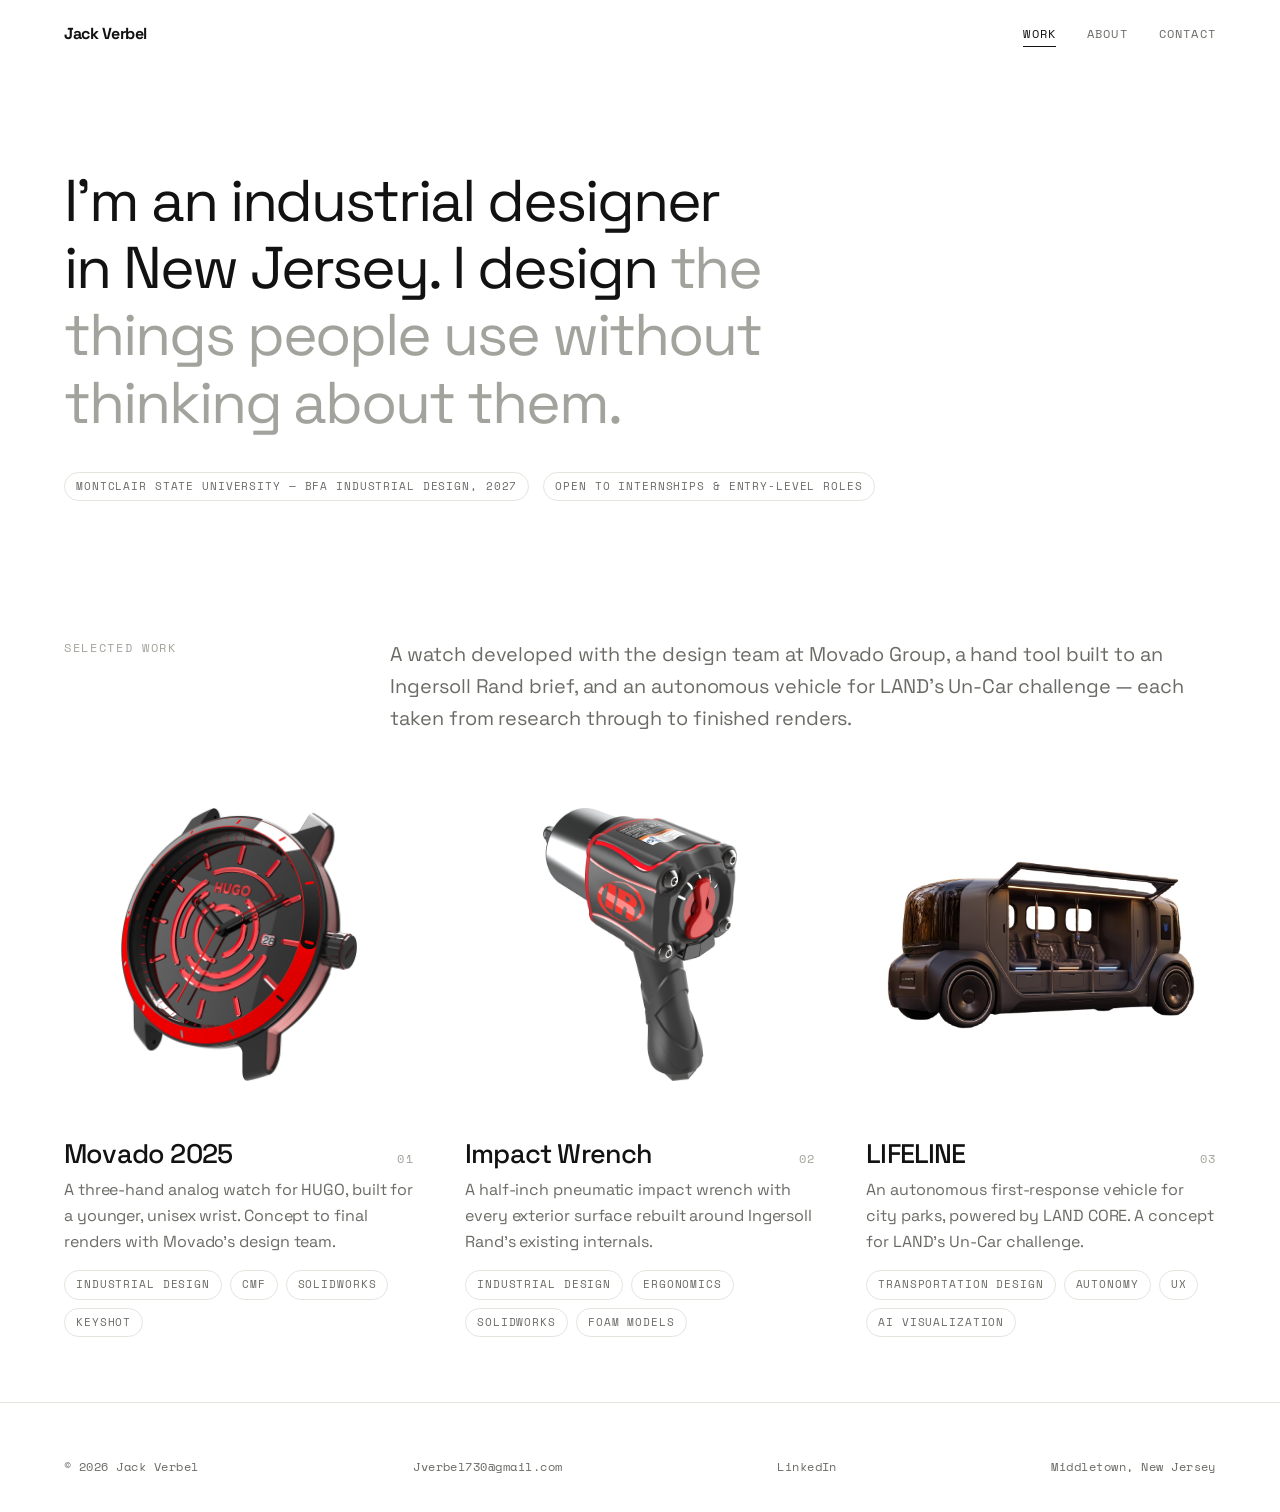
<file: index.html>
<!doctype html>
<html lang="en">
<head>
<meta charset="utf-8">
<meta name="viewport" content="width=device-width, initial-scale=1">
<title>Jack Verbel &mdash; Industrial Designer</title>
<meta name="description" content="Industrial design portfolio: a HUGO watch for Movado Group, a pneumatic impact wrench for Ingersoll Rand, and LIFELINE, an autonomous first-response vehicle concept for LAND.">
<meta name="author" content="Jack Verbel">
<meta property="og:type" content="website">
<meta property="og:title" content="Jack Verbel &mdash; Industrial Designer">
<meta property="og:description" content="Industrial design portfolio: a HUGO watch for Movado Group, a pneumatic impact wrench for Ingersoll Rand, and LIFELINE, an autonomous first-response vehicle concept for LAND.">
<meta property="og:image" content="/assets/lineup.jpg">
<meta name="twitter:card" content="summary_large_image">
<link rel="icon" href="data:image/svg+xml,%3Csvg xmlns='http://www.w3.org/2000/svg' viewBox='0 0 32 32'%3E%3Crect width='32' height='32' fill='%23121212'/%3E%3Ctext x='16' y='22' font-family='Helvetica,Arial,sans-serif' font-size='15' font-weight='bold' fill='%23ffffff' text-anchor='middle'%3EJV%3C/text%3E%3C/svg%3E">
<link rel="preconnect" href="https://fonts.googleapis.com">
<link rel="preconnect" href="https://fonts.gstatic.com" crossorigin>
<link rel="stylesheet" href="https://fonts.googleapis.com/css2?family=Space+Grotesk:wght@300;400;500;700&family=Space+Mono:wght@400;700&display=swap">
<link rel="stylesheet" href="/styles.css">
</head>
<body>
<header class="nav">
  <a class="nav-name" href="/">Jack Verbel</a>
  <nav class="nav-links" aria-label="Primary"><a href="/" aria-current="page">Work</a><a href="/about">About</a><a href="/contact">Contact</a></nav>
</header>
<main>
<section class="intro"><div class="wrap"><h1 class="intro-statement">I&rsquo;m an industrial designer in New Jersey. I design <em>the things people use without thinking about them.</em></h1><div class="intro-meta"><span class="tag">Montclair State University &mdash; BFA Industrial Design, 2027</span><span class="tag">Open to internships &amp; entry-level roles</span></div></div></section>
<section class="beat-tight"><div class="wrap"><div class="beat-head" style="margin-bottom:clamp(28px,4vh,52px);" data-rv><p class="eyebrow">Selected Work</p><p class="lede measure">A watch developed with the design team at Movado Group, a hand tool built to an Ingersoll Rand brief, and an autonomous vehicle for LAND&rsquo;s Un-Car challenge &mdash; each taken from research through to finished renders.</p></div><div class="tiles-3" style="gap:clamp(28px,4vw,64px);"><a class="tile" href="/watch" data-rv><div class="tile-media"><img src="/assets/card_movado.jpg" alt="HUGO watch for Movado Group, black case with red bezel"></div><div class="tile-head"><h2 class="tile-title">Movado&nbsp;2025</h2><span class="num">01</span></div><p class="tile-sub">A three-hand analog watch for HUGO, built for a younger, unisex wrist. Concept to final renders with Movado&rsquo;s design team.</p><div class="tile-tags"><span class="tag">Industrial Design</span><span class="tag">CMF</span><span class="tag">SolidWorks</span><span class="tag">KeyShot</span></div></a><a class="tile" href="/wrench" data-rv><div class="tile-media"><img src="/assets/w_hero.jpg" alt="Ingersoll Rand pneumatic impact wrench, black and red"></div><div class="tile-head"><h2 class="tile-title">Impact&nbsp;Wrench</h2><span class="num">02</span></div><p class="tile-sub">A half-inch pneumatic impact wrench with every exterior surface rebuilt around Ingersoll Rand&rsquo;s existing internals.</p><div class="tile-tags"><span class="tag">Industrial Design</span><span class="tag">Ergonomics</span><span class="tag">SolidWorks</span><span class="tag">Foam Models</span></div></a><a class="tile" href="https://lifeline-land.vercel.app" data-rv><div class="tile-media tile-media-wide"><img src="/assets/card_lifeline.jpg" alt="LIFELINE autonomous first-response vehicle with its glass canopy raised, showing three quilted seats"></div><div class="tile-head"><h2 class="tile-title">LIFELINE</h2><span class="num">03</span></div><p class="tile-sub">An autonomous first-response vehicle for city parks, powered by LAND CORE. A concept for LAND&rsquo;s Un-Car challenge.</p><div class="tile-tags"><span class="tag">Transportation Design</span><span class="tag">Autonomy</span><span class="tag">UX</span><span class="tag">AI Visualization</span></div></a></div></div></section>
</main>
<footer class="foot">
  <span>&copy; 2026 Jack Verbel</span>
  <span><a href="mailto:Jverbel730@gmail.com">Jverbel730@gmail.com</a></span>
  <span><a href="https://www.linkedin.com/in/jack-verbel-5a95a12a8/" target="_blank" rel="noopener">LinkedIn</a></span>
  <span>Middletown, New Jersey</span>
</footer>
<script src="/site.js" defer></script>

</body>
</html>
</file>
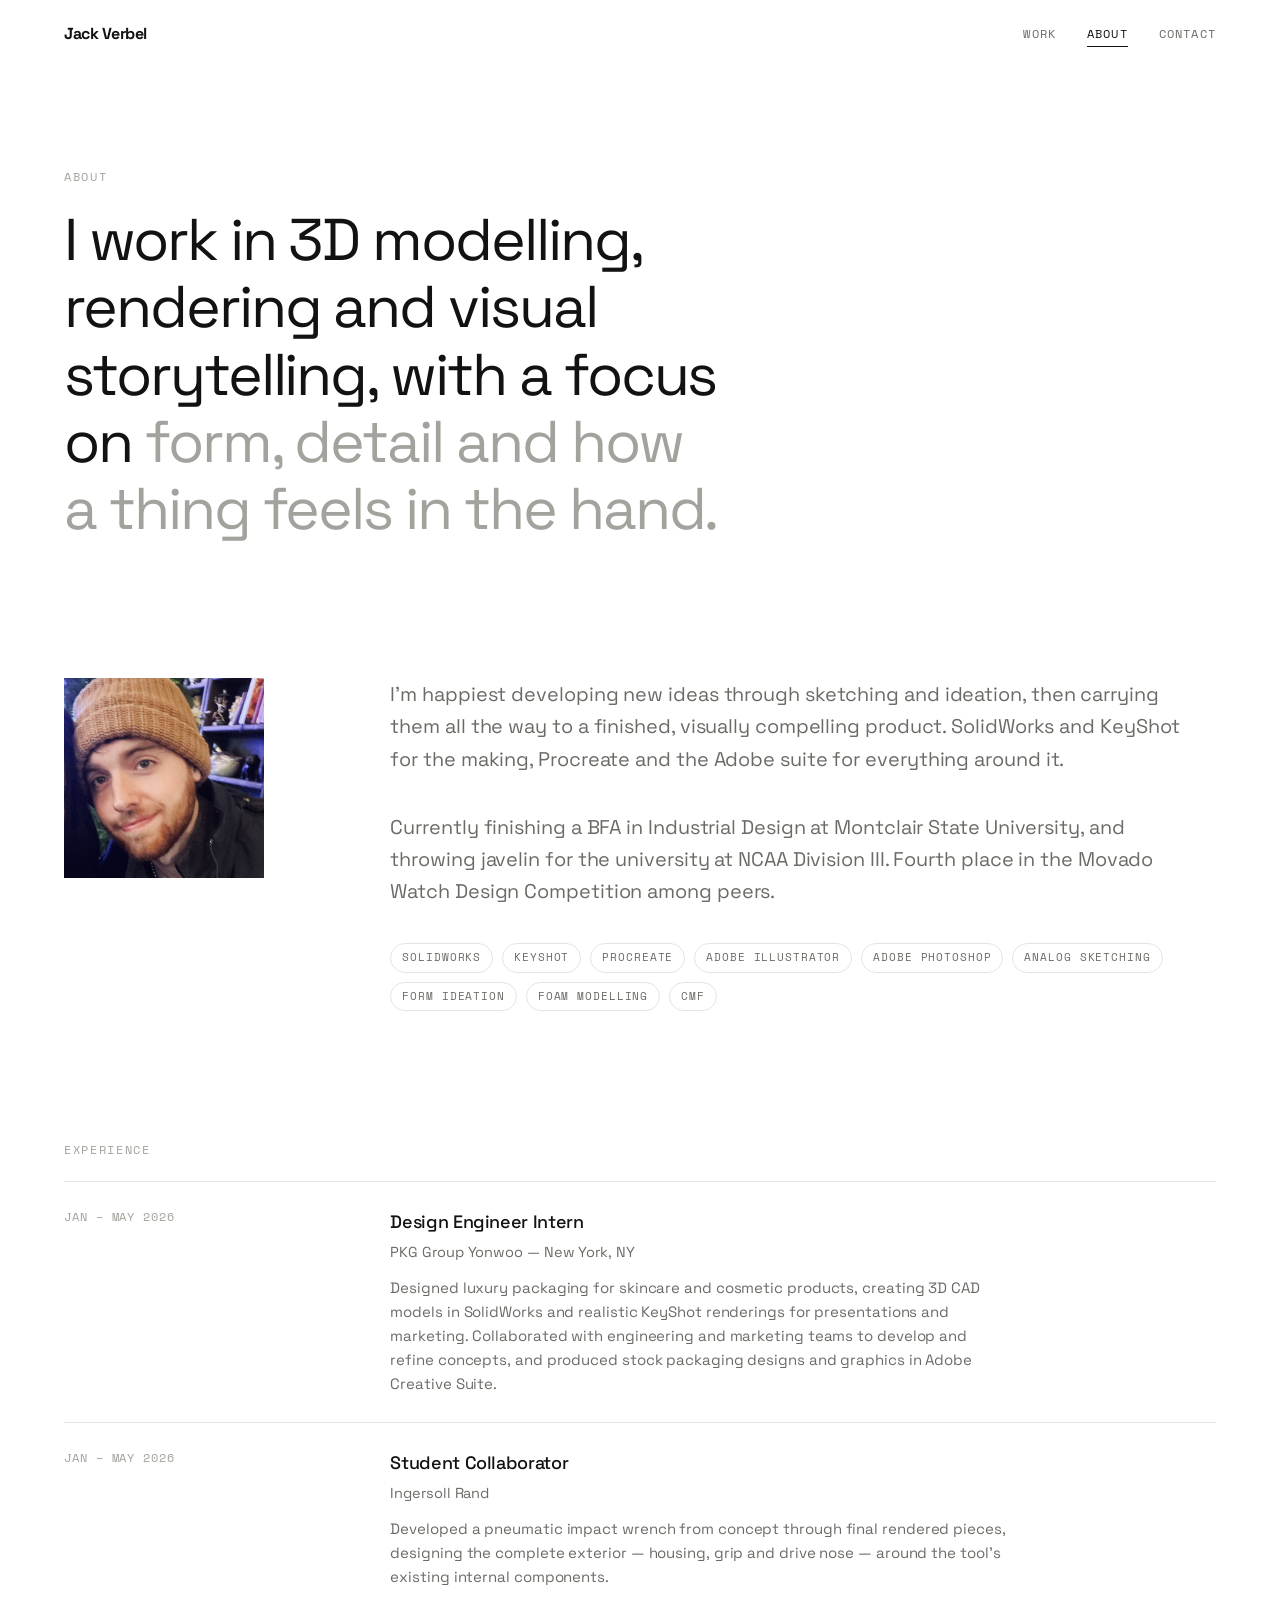
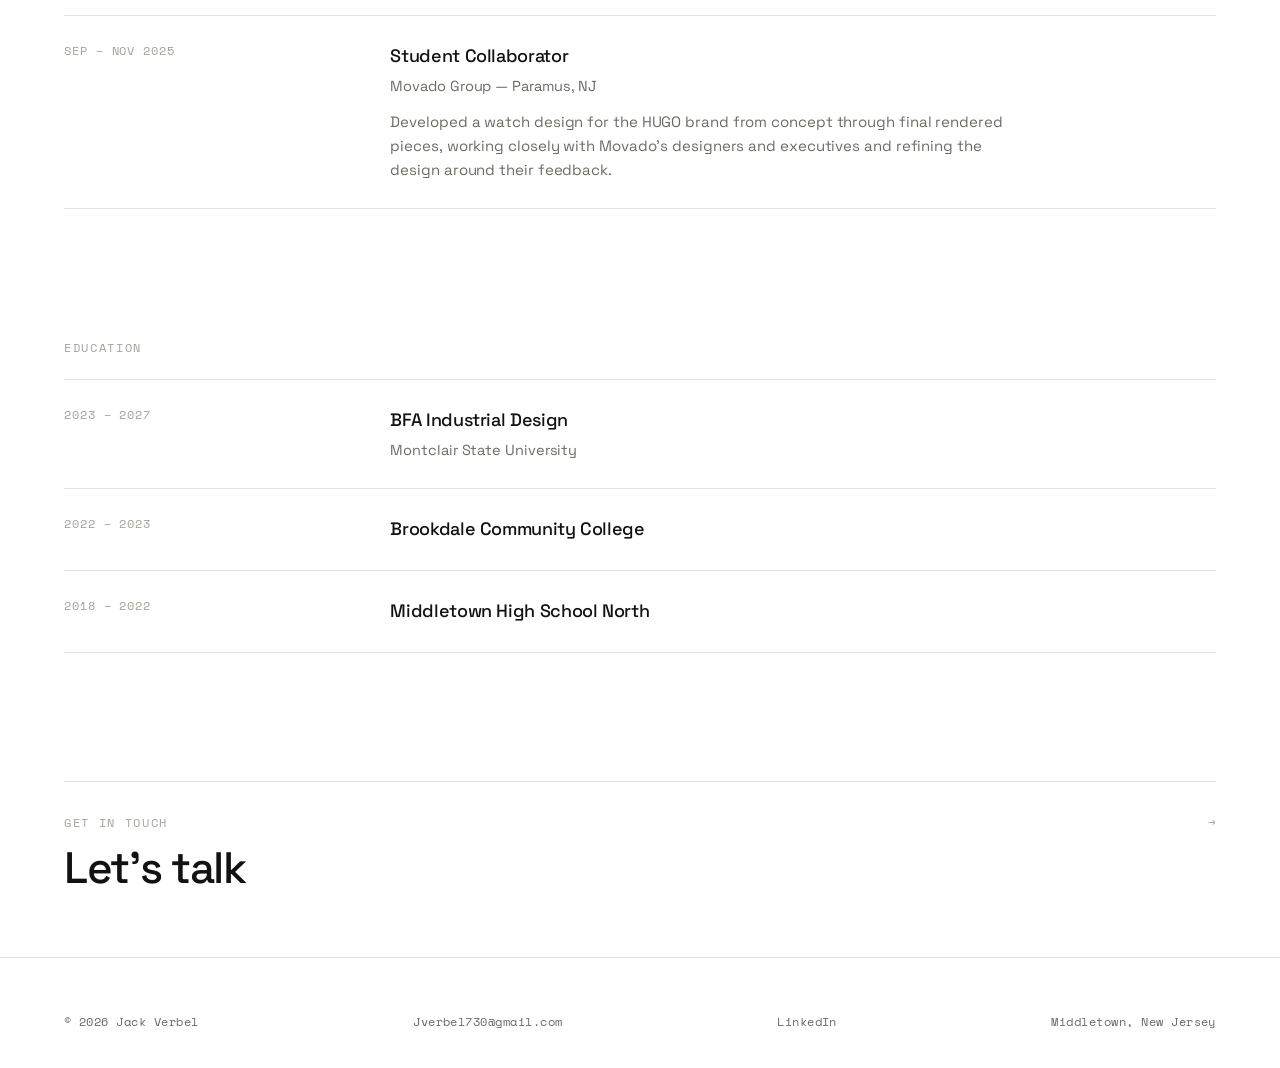
<file: about.html>
<!doctype html>
<html lang="en">
<head>
<meta charset="utf-8">
<meta name="viewport" content="width=device-width, initial-scale=1">
<title>About &mdash; Jack Verbel</title>
<meta name="description" content="Industrial design student at Montclair State University, working in SolidWorks, KeyShot and the Adobe suite.">
<meta name="author" content="Jack Verbel">
<meta property="og:type" content="website">
<meta property="og:title" content="About &mdash; Jack Verbel">
<meta property="og:description" content="Industrial design student at Montclair State University, working in SolidWorks, KeyShot and the Adobe suite.">
<meta property="og:image" content="/assets/jack.jpg">
<meta name="twitter:card" content="summary_large_image">
<link rel="icon" href="data:image/svg+xml,%3Csvg xmlns='http://www.w3.org/2000/svg' viewBox='0 0 32 32'%3E%3Crect width='32' height='32' fill='%23121212'/%3E%3Ctext x='16' y='22' font-family='Helvetica,Arial,sans-serif' font-size='15' font-weight='bold' fill='%23ffffff' text-anchor='middle'%3EJV%3C/text%3E%3C/svg%3E">
<link rel="preconnect" href="https://fonts.googleapis.com">
<link rel="preconnect" href="https://fonts.gstatic.com" crossorigin>
<link rel="stylesheet" href="https://fonts.googleapis.com/css2?family=Space+Grotesk:wght@300;400;500;700&family=Space+Mono:wght@400;700&display=swap">
<link rel="stylesheet" href="/styles.css">
</head>
<body>
<header class="nav">
  <a class="nav-name" href="/">Jack Verbel</a>
  <nav class="nav-links" aria-label="Primary"><a href="/">Work</a><a href="/about" aria-current="page">About</a><a href="/contact">Contact</a></nav>
</header>
<main>
<section class="intro"><div class="wrap"><p class="eyebrow">About</p><h1 class="intro-statement" style="margin-top:20px;">I work in 3D modelling, rendering and visual storytelling, with a focus on <em>form, detail and how a thing feels in the hand.</em></h1></div></section>
<section class="beat-tight"><div class="wrap"><div class="beat-head" data-rv><div><figure style="max-width:200px;"><img src="/assets/jack.jpg" alt="Jack Verbel" loading="lazy"></figure></div><div class="stack"><p class="lede measure">I&rsquo;m happiest developing new ideas through sketching and ideation, then carrying them all the way to a finished, visually compelling product. SolidWorks and KeyShot for the making, Procreate and the Adobe suite for everything around it.</p><p class="lede measure">Currently finishing a BFA in Industrial Design at Montclair State University, and throwing javelin for the university at NCAA Division III. Fourth place in the Movado Watch Design Competition among peers.</p><div class="skills"><span class="tag">SolidWorks</span><span class="tag">KeyShot</span><span class="tag">Procreate</span><span class="tag">Adobe Illustrator</span><span class="tag">Adobe Photoshop</span><span class="tag">Analog Sketching</span><span class="tag">Form Ideation</span><span class="tag">Foam Modelling</span><span class="tag">CMF</span></div></div></div></div></section>
<section class="beat-tight"><div class="wrap"><p class="eyebrow" style="margin-bottom:22px;">Experience</p><div class="entry" data-rv><span class="when">Jan &ndash; May 2026</span><div><p class="what">Design Engineer Intern</p><p class="where">PKG Group Yonwoo &mdash; New York, NY</p><p class="detail">Designed luxury packaging for skincare and cosmetic products, creating 3D CAD models in SolidWorks and realistic KeyShot renderings for presentations and marketing. Collaborated with engineering and marketing teams to develop and refine concepts, and produced stock packaging designs and graphics in Adobe Creative Suite.</p></div></div><div class="entry" data-rv><span class="when">Jan &ndash; May 2026</span><div><p class="what">Student Collaborator</p><p class="where">Ingersoll Rand</p><p class="detail">Developed a pneumatic impact wrench from concept through final rendered pieces, designing the complete exterior &mdash; housing, grip and drive nose &mdash; around the tool&rsquo;s existing internal components.</p></div></div><div class="entry" data-rv><span class="when">Sep &ndash; Nov 2025</span><div><p class="what">Student Collaborator</p><p class="where">Movado Group &mdash; Paramus, NJ</p><p class="detail">Developed a watch design for the HUGO brand from concept through final rendered pieces, working closely with Movado&rsquo;s designers and executives and refining the design around their feedback.</p></div></div></div></section>
<section class="beat-tight"><div class="wrap"><p class="eyebrow" style="margin-bottom:22px;">Education</p><div class="entry" data-rv><span class="when">2023 &ndash; 2027</span><div><p class="what">BFA Industrial Design</p><p class="where">Montclair State University</p></div></div><div class="entry" data-rv><span class="when">2022 &ndash; 2023</span><div><p class="what">Brookdale Community College</p></div></div><div class="entry" data-rv><span class="when">2018 &ndash; 2022</span><div><p class="what">Middletown High School North</p></div></div></div></section>
<section class="beat-tight"><div class="wrap">
  <a class="pager" href="/contact" data-rv>
    <span><span class="eyebrow">Get in touch</span><span class="h2" style="display:block;margin-top:10px;">Let&rsquo;s talk</span></span>
    <span class="num">&rarr;</span>
  </a>
</div></section>
</main>
<footer class="foot">
  <span>&copy; 2026 Jack Verbel</span>
  <span><a href="mailto:Jverbel730@gmail.com">Jverbel730@gmail.com</a></span>
  <span><a href="https://www.linkedin.com/in/jack-verbel-5a95a12a8/" target="_blank" rel="noopener">LinkedIn</a></span>
  <span>Middletown, New Jersey</span>
</footer>
<script src="/site.js" defer></script>

</body>
</html>
</file>
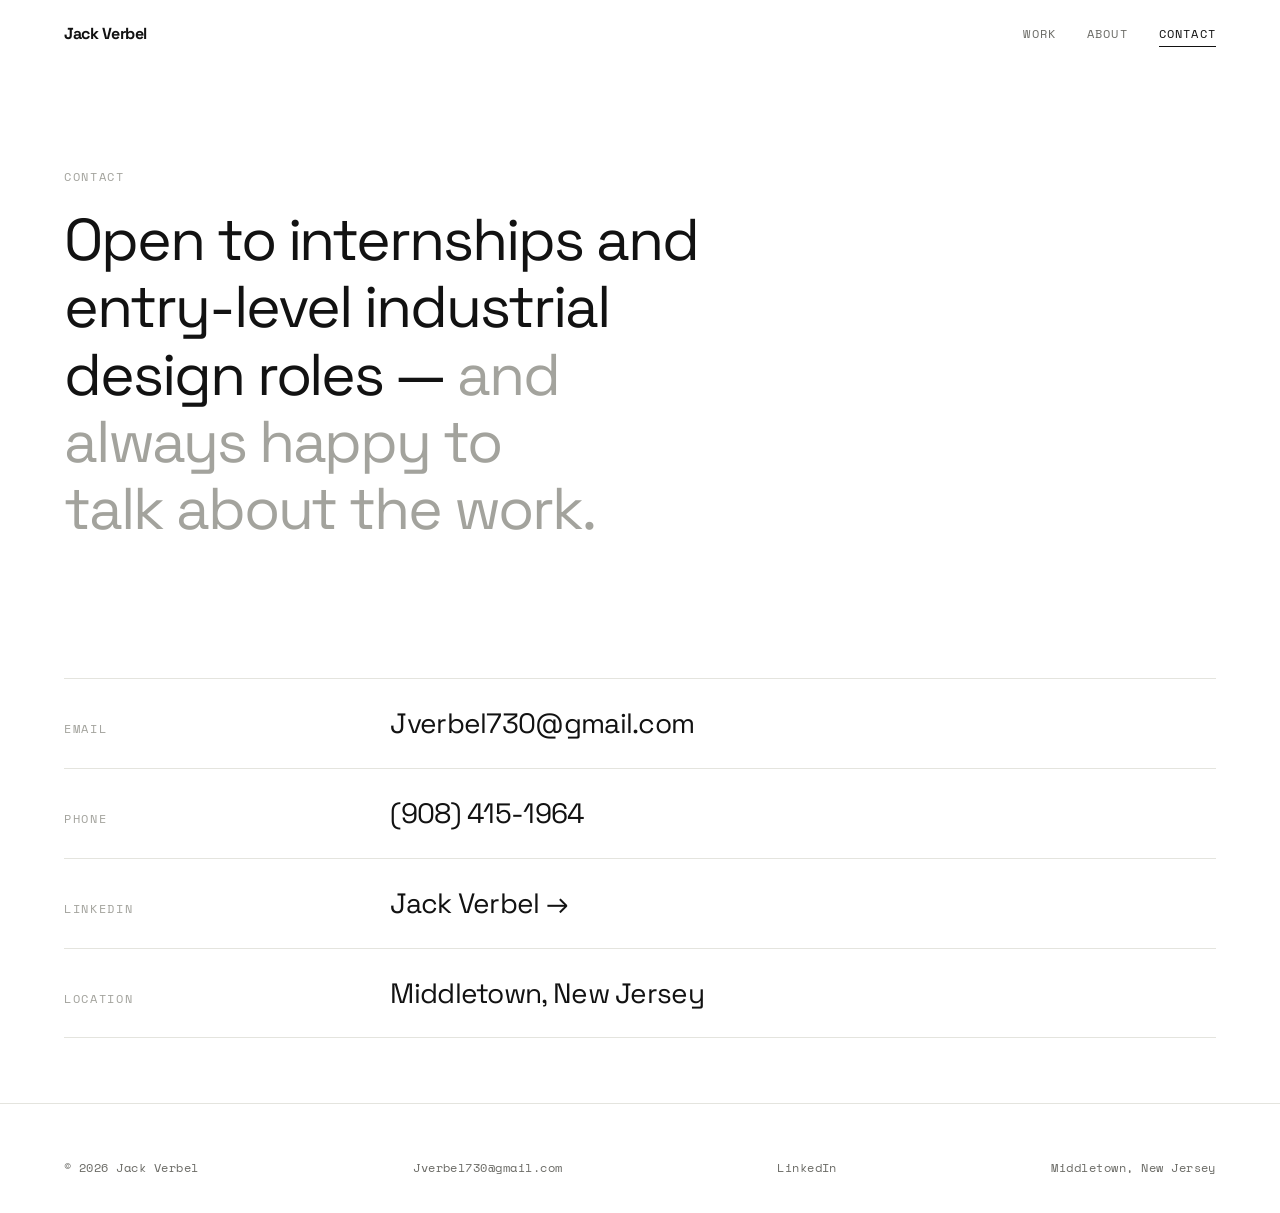
<file: contact.html>
<!doctype html>
<html lang="en">
<head>
<meta charset="utf-8">
<meta name="viewport" content="width=device-width, initial-scale=1">
<title>Contact &mdash; Jack Verbel</title>
<meta name="description" content="Get in touch with Jack Verbel, industrial designer in Middletown, New Jersey.">
<meta name="author" content="Jack Verbel">
<meta property="og:type" content="website">
<meta property="og:title" content="Contact &mdash; Jack Verbel">
<meta property="og:description" content="Get in touch with Jack Verbel, industrial designer in Middletown, New Jersey.">
<meta property="og:image" content="/assets/lineup.jpg">
<meta name="twitter:card" content="summary_large_image">
<link rel="icon" href="data:image/svg+xml,%3Csvg xmlns='http://www.w3.org/2000/svg' viewBox='0 0 32 32'%3E%3Crect width='32' height='32' fill='%23121212'/%3E%3Ctext x='16' y='22' font-family='Helvetica,Arial,sans-serif' font-size='15' font-weight='bold' fill='%23ffffff' text-anchor='middle'%3EJV%3C/text%3E%3C/svg%3E">
<link rel="preconnect" href="https://fonts.googleapis.com">
<link rel="preconnect" href="https://fonts.gstatic.com" crossorigin>
<link rel="stylesheet" href="https://fonts.googleapis.com/css2?family=Space+Grotesk:wght@300;400;500;700&family=Space+Mono:wght@400;700&display=swap">
<link rel="stylesheet" href="/styles.css">
</head>
<body>
<header class="nav">
  <a class="nav-name" href="/">Jack Verbel</a>
  <nav class="nav-links" aria-label="Primary"><a href="/">Work</a><a href="/about">About</a><a href="/contact" aria-current="page">Contact</a></nav>
</header>
<main>
<section class="intro"><div class="wrap"><p class="eyebrow">Contact</p><h1 class="intro-statement" style="margin-top:20px;">Open to internships and entry-level industrial design roles &mdash; <em>and always happy to talk about the work.</em></h1></div></section>
<section class="beat-tight"><div class="wrap"><div class="contact-row" data-rv><span class="eyebrow">Email</span><a class="val" href="mailto:Jverbel730@gmail.com">Jverbel730@gmail.com</a></div><div class="contact-row" data-rv><span class="eyebrow">Phone</span><a class="val" href="tel:+19084151964">(908) 415-1964</a></div><div class="contact-row" data-rv><span class="eyebrow">LinkedIn</span><a class="val" href="https://www.linkedin.com/in/jack-verbel-5a95a12a8/" target="_blank" rel="noopener">Jack Verbel &rarr;</a></div><div class="contact-row" data-rv><span class="eyebrow">Location</span><span class="val">Middletown, New Jersey</span></div></div></section>
</main>
<footer class="foot">
  <span>&copy; 2026 Jack Verbel</span>
  <span><a href="mailto:Jverbel730@gmail.com">Jverbel730@gmail.com</a></span>
  <span><a href="https://www.linkedin.com/in/jack-verbel-5a95a12a8/" target="_blank" rel="noopener">LinkedIn</a></span>
  <span>Middletown, New Jersey</span>
</footer>
<script src="/site.js" defer></script>

</body>
</html>
</file>
<file: styles.css>
/* ============================================================
   Jack Verbel — portfolio
   Editorial gallery system.

   Built against how these portfolios are actually read: a reviewer
   gives 2–5 minutes and scans headline + image before any body copy.
   So the system is weighted toward exactly three things —

     · one idea per screen, with a lot of air between beats
     · imagery either full-bleed or on a strict column, never in between
     · type doing the hierarchy, colour doing none of it

   The page is achromatic on purpose. Both projects are red-accented
   products; if the site stays neutral, the work supplies all the colour.
   ============================================================ */

/* ---------- tokens ---------- */
:root{
  --page:   #ffffff;
  --plate:  #f1f1ed;   /* grey spacer bands between full-bleed beats */
  --ink:    #121212;
  --ink-2:  #6b6b66;   /* captions, secondary copy */
  --ink-3:  #a3a39d;   /* numerals, quiet meta */
  --line:   #e4e4de;

  --sans: 'Space Grotesk', -apple-system, BlinkMacSystemFont, 'Segoe UI', Helvetica, Arial, sans-serif;
  --mono: 'Space Mono', ui-monospace, SFMono-Regular, Menlo, monospace;

  --gut:  clamp(20px, 5vw, 88px);   /* page gutter */
  --max:  1440px;

  /* vertical rhythm: beats are far apart, elements inside a beat are close */
  --beat: clamp(88px, 13vh, 168px);
  --step: clamp(26px, 4vh, 52px);
}

*, *::before, *::after{ box-sizing:border-box; }

html{ -webkit-text-size-adjust:100%; }

body{
  margin:0;
  background:var(--page);
  color:var(--ink);
  font-family:var(--sans);
  font-weight:400;
  font-size:17px;
  line-height:1.6;
  letter-spacing:-0.005em;
  -webkit-font-smoothing:antialiased;
  text-rendering:optimizeLegibility;
  overflow-x:hidden;
}

img, video{ max-width:100%; display:block; }

a{ color:inherit; text-decoration:none; }

::selection{ background:var(--ink); color:var(--page); }

/* ---------- layout ---------- */
.wrap{ max-width:var(--max); margin:0 auto; padding-inline:var(--gut); }

/* a narrower measure for anything that has to be read as prose */
.measure{ max-width:62ch; }
.measure-tight{ max-width:48ch; }

.bleed{ width:100%; }
.bleed img, .bleed video{ width:100%; height:auto; }

.beat{ padding-block:var(--beat); }
.beat-tight{ padding-block:calc(var(--beat) * 0.55); }
.band{ background:var(--plate); }

/* Doubled class on purpose. At plain .stack specificity this loses to the
   later `.lede{margin:0}` rule and every stacked paragraph collapses together
   -- which is exactly what happened on the About page. */
.stack.stack > * + *{ margin-top:var(--step); }

.cols-2{ display:grid; grid-template-columns:repeat(2, minmax(0,1fr)); gap:clamp(18px,3vw,40px); }
.cols-3{ display:grid; grid-template-columns:repeat(3, minmax(0,1fr)); gap:clamp(16px,2.4vw,32px); }
.cols-4{ display:grid; grid-template-columns:repeat(4, minmax(0,1fr)); gap:clamp(14px,2vw,26px); }

/* the standard beat head: mono eyebrow on the left, prose on the right */
.beat-head{
  display:grid;
  grid-template-columns:minmax(120px, 1fr) minmax(0, 3fr);
  gap:clamp(20px,4vw,64px);
  align-items:start;
}

/* ---------- type ---------- */
.eyebrow{
  font-family:var(--mono);
  font-size:12px;
  font-weight:400;
  letter-spacing:0.14em;
  text-transform:uppercase;
  color:var(--ink-3);
  margin:0;
}

.display{
  font-family:var(--sans);
  font-weight:500;
  font-size:clamp(34px, 6.4vw, 82px);
  line-height:1.02;
  letter-spacing:-0.035em;
  margin:0;
  text-wrap:balance;
}

.h1{
  font-weight:500;
  font-size:clamp(38px, 7.6vw, 104px);
  line-height:0.96;
  letter-spacing:-0.04em;
  margin:0;
  text-wrap:balance;
}

.h2{
  font-weight:500;
  font-size:clamp(26px, 3.5vw, 44px);
  line-height:1.08;
  letter-spacing:-0.03em;
  margin:0;
  text-wrap:balance;
}

.h3{
  font-weight:500;
  font-size:clamp(19px, 1.7vw, 23px);
  line-height:1.25;
  letter-spacing:-0.02em;
  margin:0;
}

.lede{
  font-size:clamp(17px, 1.55vw, 21px);
  line-height:1.62;
  color:var(--ink-2);
  margin:0;
  text-wrap:pretty;
}

p{ margin:0; text-wrap:pretty; }
p + p{ margin-top:1em; }

.cap{
  font-family:var(--mono);
  font-size:11.5px;
  line-height:1.55;
  letter-spacing:0.02em;
  color:var(--ink-2);
  margin:12px 0 0 0;
}

.num{
  font-family:var(--mono);
  font-size:12px;
  letter-spacing:0.1em;
  color:var(--ink-3);
}

figure{ margin:0; }

/* ---------- nav ---------- */
.nav{
  position:sticky; top:0; z-index:50;
  display:flex; align-items:center; justify-content:space-between;
  gap:24px;
  padding:20px var(--gut);
  background:color-mix(in srgb, var(--page) 88%, transparent);
  backdrop-filter:saturate(1.4) blur(14px);
  -webkit-backdrop-filter:saturate(1.4) blur(14px);
  border-bottom:1px solid transparent;
  transition:border-color .3s ease;
}
.nav.is-stuck{ border-bottom-color:var(--line); }

/* the wordmark is the identity: the name, set plainly. no monogram. */
.nav-name{
  font-weight:700;
  font-size:16px;
  letter-spacing:-0.03em;
  white-space:nowrap;
}

.nav-links{ display:flex; align-items:center; gap:clamp(16px,2.4vw,34px); }
.nav-links a{
  font-family:var(--mono);
  font-size:12px;
  letter-spacing:0.1em;
  text-transform:uppercase;
  color:var(--ink-2);
  padding-block:4px;
  position:relative;
}
.nav-links a::after{
  content:''; position:absolute; left:0; right:0; bottom:0;
  height:1px; background:currentColor;
  transform:scaleX(0); transform-origin:left;
  transition:transform .32s cubic-bezier(.2,.7,.3,1);
}
.nav-links a:hover{ color:var(--ink); }
.nav-links a:hover::after{ transform:scaleX(1); }
.nav-links a[aria-current="page"]{ color:var(--ink); }
.nav-links a[aria-current="page"]::after{ transform:scaleX(1); }

/* ---------- home ---------- */
.intro{
  padding-block:clamp(56px,11vh,132px) clamp(48px,8vh,96px);
}
.intro-statement{
  font-weight:400;
  font-size:clamp(28px, 4.6vw, 62px);
  line-height:1.14;
  letter-spacing:-0.035em;
  margin:0;
  max-width:19ch;
  text-wrap:balance;
}
.intro-statement em{
  font-style:normal;
  color:var(--ink-3);
}
.intro-meta{
  display:flex; flex-wrap:wrap; gap:10px 14px;
  margin-top:clamp(28px,4vh,48px);
}
/* these two carry whole sentences, unlike the short discipline tags, so they
   have to be allowed to break rather than forcing the page wider than a phone */
.intro-meta .tag{ white-space:normal; }

/* project tiles: full-bleed image, everything else underneath in small type */
/* three across, then straight to one column; a 2-up step would strand the third tile */
.tiles-3{ display:grid; grid-template-columns:repeat(3, minmax(0,1fr)); }
@media (max-width: 760px){ .tiles-3{ grid-template-columns:1fr; } }
.tile{ display:block; }
/* White, not a grey plate. Most of the render JPGs have a white background
   baked in, so a tinted plate behind them shows as a hard white rectangle
   inside a grey box. Grey is reserved for text-only bands for that reason. */
.tile-media{
  position:relative;
  background:var(--page);
  aspect-ratio:1/1;          /* both hero shots are portrait; a square box
                                seats them without cropping or dwarfing them */
  overflow:hidden;
}
.tile-media img{
  width:100%; height:100%;
  object-fit:contain;
  padding:clamp(18px,3vw,52px);
  transition:transform .7s cubic-bezier(.2,.7,.3,1);
}
.tile:hover .tile-media img{ transform:scale(1.032); }
/* landscape subjects (a vehicle) would shrink to a sliver inside the same padding */
.tile-media-wide img{ padding:clamp(4px,1vw,14px); }
.tile-head{
  display:flex; align-items:baseline; justify-content:space-between;
  gap:20px; margin-top:20px;
}
.tile-title{
  font-weight:500;
  font-size:clamp(21px, 2.1vw, 29px);
  letter-spacing:-0.03em;
  line-height:1.1;
  margin:0;
}
.tile-sub{ color:var(--ink-2); margin-top:8px; max-width:44ch; font-size:16px; }
.tile-tags{ display:flex; flex-wrap:wrap; gap:8px; margin-top:16px; }

.tag{
  font-family:var(--mono);
  font-size:11px;
  letter-spacing:0.08em;
  text-transform:uppercase;
  color:var(--ink-2);
  border:1px solid var(--line);
  border-radius:999px;
  padding:5px 11px;
  white-space:nowrap;
}

/* ---------- case study ---------- */
.case-head{ padding-block:clamp(40px,7vh,88px) clamp(28px,4vh,52px); }

/* role / timeline / tools, set as a spec strip under the title */
.spec{
  display:grid;
  grid-template-columns:repeat(auto-fit, minmax(150px, 1fr));
  gap:clamp(18px,3vw,40px);
  border-top:1px solid var(--line);
  padding-top:22px;
  margin-top:clamp(28px,4vh,48px);
}
.spec dt{
  font-family:var(--mono); font-size:11px; letter-spacing:0.1em;
  text-transform:uppercase; color:var(--ink-3); margin:0 0 7px 0;
}
.spec dd{ margin:0; font-size:15px; line-height:1.5; }

/* a keyed fact block that sits beside prose */
.facts{ border-top:1px solid var(--line); padding-top:18px; }
.facts dl{ margin:0; display:grid; gap:9px; }
.facts .row{ display:flex; justify-content:space-between; gap:16px; font-size:14px; }
.facts .row dt{ font-family:var(--mono); font-size:11.5px; letter-spacing:0.06em;
  text-transform:uppercase; color:var(--ink-3); margin:0; }
.facts .row dd{ margin:0; text-align:right; }

/* the numbered beat marker running down the case study */
.beat-no{
  font-family:var(--mono); font-size:12px; letter-spacing:0.12em;
  color:var(--ink-3); display:block; margin-bottom:14px;
}

/* requirement / feature lists */
.ticks{ list-style:none; margin:0; padding:0; display:grid; gap:11px; }
.ticks li{
  font-size:15px; line-height:1.5; color:var(--ink-2);
  padding-left:22px; position:relative;
}
.ticks li::before{
  content:''; position:absolute; left:0; top:.62em;
  width:9px; height:1px; background:var(--ink-3);
}

.feature{ border-top:1px solid var(--line); padding-top:20px; }
.feature h3{ margin:0 0 9px 0; }
.feature p{ color:var(--ink-2); font-size:15.5px; }

/* process strip */
.steps{
  display:grid; grid-template-columns:repeat(5, minmax(0,1fr));
  gap:clamp(12px,2vw,28px);
  border-top:1px solid var(--line); padding-top:24px;
}
.steps div{ font-size:14.5px; line-height:1.4; }
.steps .num{ display:block; margin-bottom:9px; }

/* next-project pager */
.pager{
  display:flex; align-items:baseline; justify-content:space-between;
  gap:20px; border-top:1px solid var(--line); padding-top:26px;
}
.pager .h2{ transition:opacity .3s ease; }
.pager a:hover .h2{ opacity:.55; }

/* ---------- about ---------- */
.entry{
  display:grid;
  grid-template-columns:minmax(120px,1fr) minmax(0,3fr);
  gap:clamp(16px,4vw,64px);
  padding-block:26px;
  border-top:1px solid var(--line);
}
.entry:last-child{ border-bottom:1px solid var(--line); }
.entry .when{ font-family:var(--mono); font-size:11.5px; letter-spacing:0.08em;
  text-transform:uppercase; color:var(--ink-3); }
.entry .what{ font-weight:500; font-size:18px; letter-spacing:-0.02em; margin:0; }
.entry .where{ color:var(--ink-2); font-size:14.5px; margin-top:4px; }
.entry .detail{ color:var(--ink-2); font-size:15px; margin-top:12px; max-width:62ch; }

.skills{ display:flex; flex-wrap:wrap; gap:9px; }

/* ---------- contact ---------- */
.contact-row{
  display:grid; grid-template-columns:minmax(120px,1fr) minmax(0,3fr);
  gap:clamp(16px,4vw,64px);
  padding-block:22px; border-top:1px solid var(--line);
  align-items:baseline;
}
.contact-row:last-of-type{ border-bottom:1px solid var(--line); }
.contact-row .val{ font-size:clamp(19px,2.2vw,28px); letter-spacing:-0.025em; }
.contact-row a.val{ position:relative; }
.contact-row a.val::after{
  content:''; position:absolute; left:0; right:0; bottom:-2px; height:1px;
  background:currentColor; transform:scaleX(0); transform-origin:left;
  transition:transform .34s cubic-bezier(.2,.7,.3,1);
}
.contact-row a.val:hover::after{ transform:scaleX(1); }

/* ---------- footer ---------- */
.foot{
  border-top:1px solid var(--line);
  padding:clamp(36px,6vh,64px) var(--gut) clamp(28px,4vh,44px);
  display:flex; flex-wrap:wrap; gap:16px 40px;
  justify-content:space-between; align-items:baseline;
  font-family:var(--mono); font-size:12px; letter-spacing:0.04em;
  color:var(--ink-2);
}
.foot a:hover{ color:var(--ink); }

/* ---------- scroll reveal ----------
   Deliberately small: a short rise and fade, once, never on the first
   screen. Anything more elaborate reads as a template. */
.rv{ opacity:0; transform:translateY(16px); }
.rv-in{ opacity:1; transform:none;
  transition:opacity .7s cubic-bezier(.2,.7,.3,1), transform .7s cubic-bezier(.2,.7,.3,1); }

/* ---------- responsive ---------- */
@media (max-width: 900px){
  .beat-head{ grid-template-columns:1fr; gap:14px; }
  .cols-3{ grid-template-columns:repeat(2, minmax(0,1fr)); }
  .cols-4{ grid-template-columns:repeat(2, minmax(0,1fr)); }
  .steps{ grid-template-columns:repeat(2, minmax(0,1fr)); gap:20px; }
  .entry, .contact-row{ grid-template-columns:1fr; gap:8px; }
  .intro-statement{ max-width:none; }
}

@media (max-width: 620px){
  body{ font-size:16px; }
  .cols-2{ grid-template-columns:1fr; }
  .cols-3, .cols-4{ grid-template-columns:1fr; }
  .steps{ grid-template-columns:1fr; }
  .nav{ padding-block:15px; }
  .nav-links{ gap:15px; }
  .nav-links a{ font-size:11px; letter-spacing:0.07em; }
  .tile-head{ flex-direction:column; gap:6px; }
}

@media (prefers-reduced-motion: reduce){
  .rv{ opacity:1; transform:none; }
  *, *::before, *::after{
    animation-duration:.001ms !important;
    transition-duration:.001ms !important;
  }
}

@media print{
  .nav{ position:static; }
  .rv{ opacity:1; transform:none; }
}

/* ================= interactive exploded view =================
   Full-bleed and white, matching the rest of the page. Edge to edge means the
   assembly can fill a screen instead of sitting in a 760px box. */
.xv-track{
  position:relative;
  height:900vh;                 /* long: each stop dwells before it moves */
  background:var(--page);
  /* break out of .wrap and any max-width above it */
  width:100vw;
  margin-left:calc(50% - 50vw);
}
.xv-stage{
  position:sticky; top:0;
  height:100svh; min-height:520px;
  overflow:hidden;
  background:var(--page);
}
/* Input-transparent on purpose. This is a full-screen sticky element, so any
   touch handling here competes with the gesture people use to scroll past it —
   which is exactly how a phone user got stranded on this section. Scroll
   position is read from the document; the stage never receives the gesture. */
.xv{
  position:absolute; inset:0;
  pointer-events:none;
  -webkit-tap-highlight-color:transparent;
}
.xv canvas{ width:100%; height:100%; display:block; }

/* --- overlay type, dark on white --- */
.xv-label{
  position:absolute; left:clamp(20px,5vw,72px); bottom:clamp(56px,9vh,104px);
  opacity:0; transform:translateY(10px);
  transition:opacity .5s cubic-bezier(.2,.7,.3,1), transform .5s cubic-bezier(.2,.7,.3,1);
  pointer-events:none; z-index:2;
}
.xv-label.is-on{ opacity:1; transform:none; }
.xv-name{
  display:block; font-size:clamp(26px,4vw,58px); font-weight:500;
  letter-spacing:-0.035em; line-height:1.0; color:var(--ink);
}
.xv-note{
  display:block; font-family:var(--mono); font-size:11px;
  letter-spacing:0.16em; text-transform:uppercase;
  color:var(--ink-3); margin-top:12px;
}
.xv-hint{
  position:absolute; left:clamp(20px,5vw,72px); top:clamp(20px,5vh,56px);
  font-family:var(--mono); font-size:11px; letter-spacing:0.16em;
  text-transform:uppercase; color:var(--ink-3);
  transition:opacity .4s ease; z-index:2; margin:0;
}
.xv.is-loading .xv-hint::after{ content:' — loading'; }

.xv-bar{
  position:absolute; left:0; right:0; bottom:0; height:2px;
  background:var(--line); z-index:2;
}
.xv-bar span{
  display:block; height:100%; background:var(--ink);
  transform-origin:left; transform:scaleX(0);
}

/* The rendered animation carries the section until the viewer reports ready,
   so blocked WebGL, a failed fetch or data-saver mode all degrade to video. */
.xv-fb{
  position:absolute; top:50%; left:50%; transform:translate(-50%,-50%);
  width:min(88vw,760px); z-index:1;
}
.xv.is-ready ~ .xv-fb{ display:none; }
.xv:not(.is-ready) canvas{ visibility:hidden; }
.xv.xv-fallback{ display:none; }

@media (max-width: 900px){
  .xv-track{ height:720vh; }
}
@media (prefers-reduced-motion: reduce){
  .xv-track{ height:auto; width:auto; margin-left:0; }
  .xv-stage{ position:static; height:auto; aspect-ratio:1/1; }
  .xv-hint{ display:none; }
}
</file>
